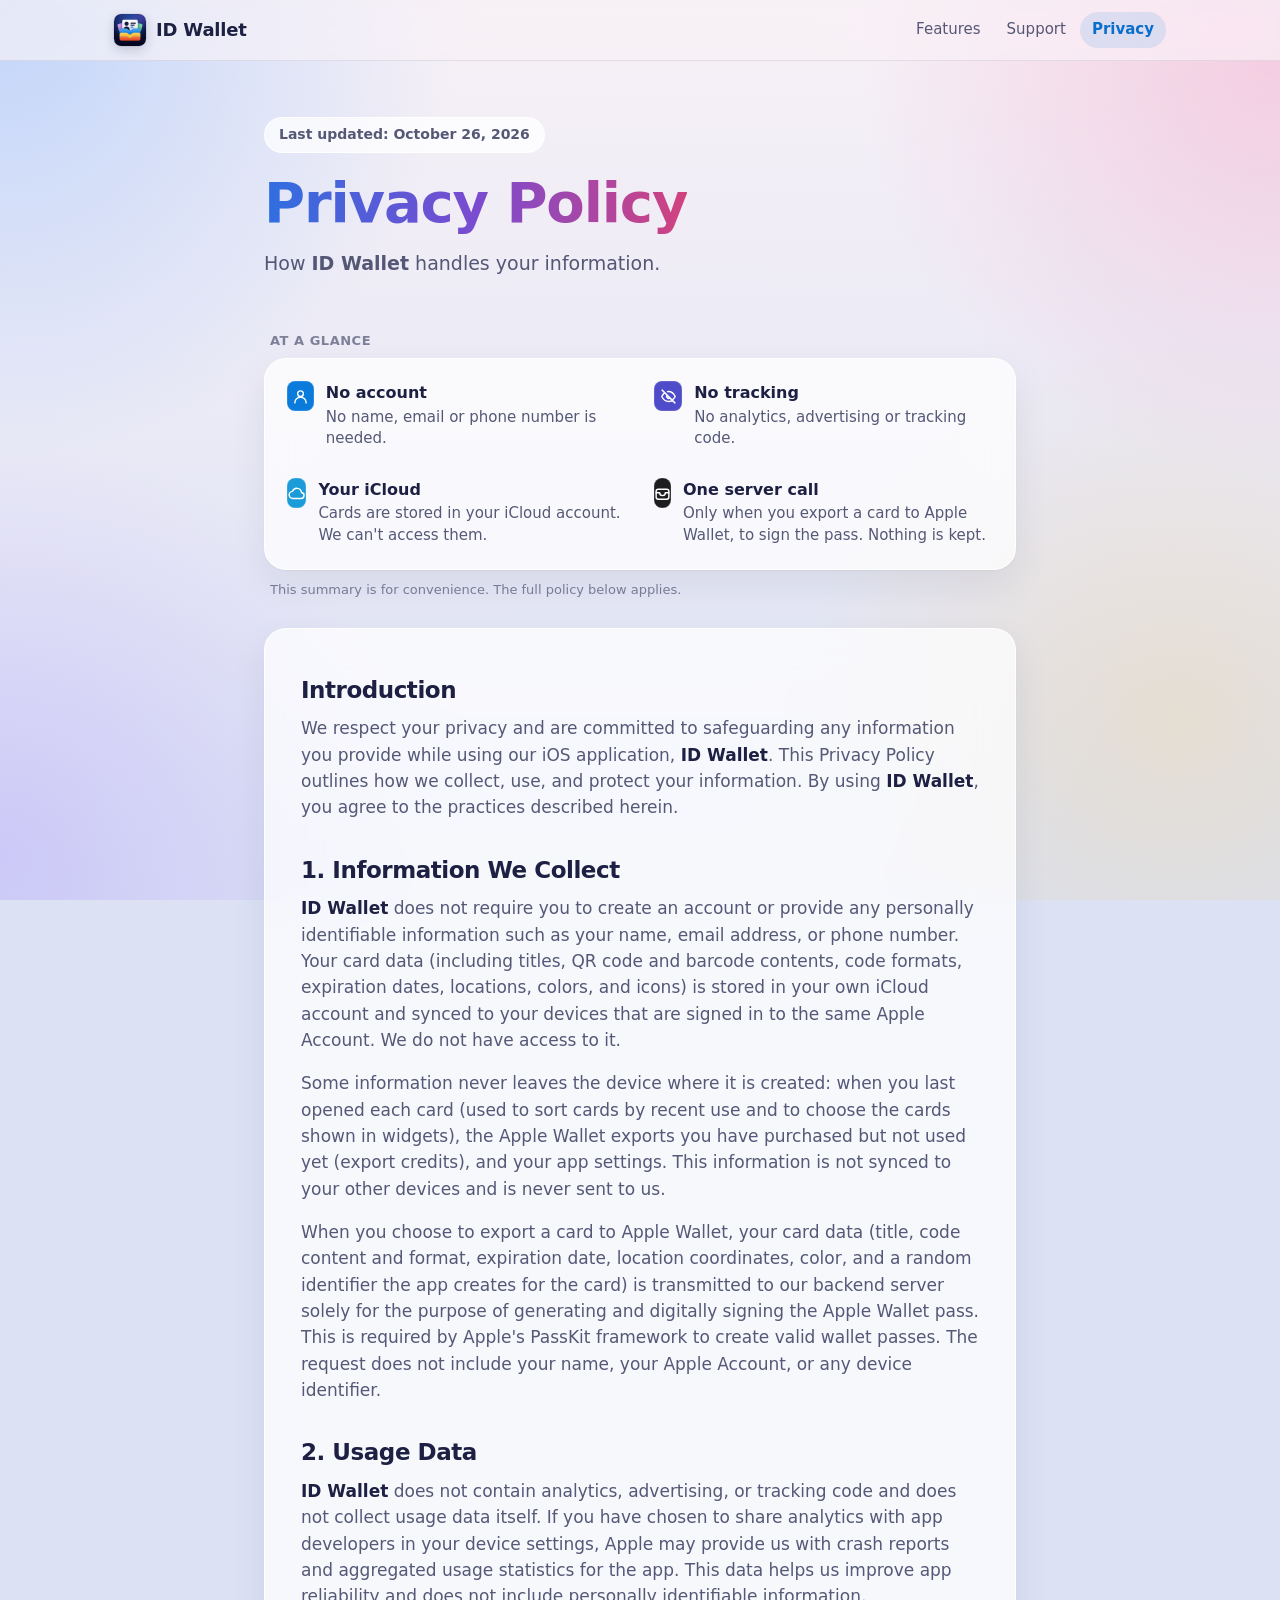
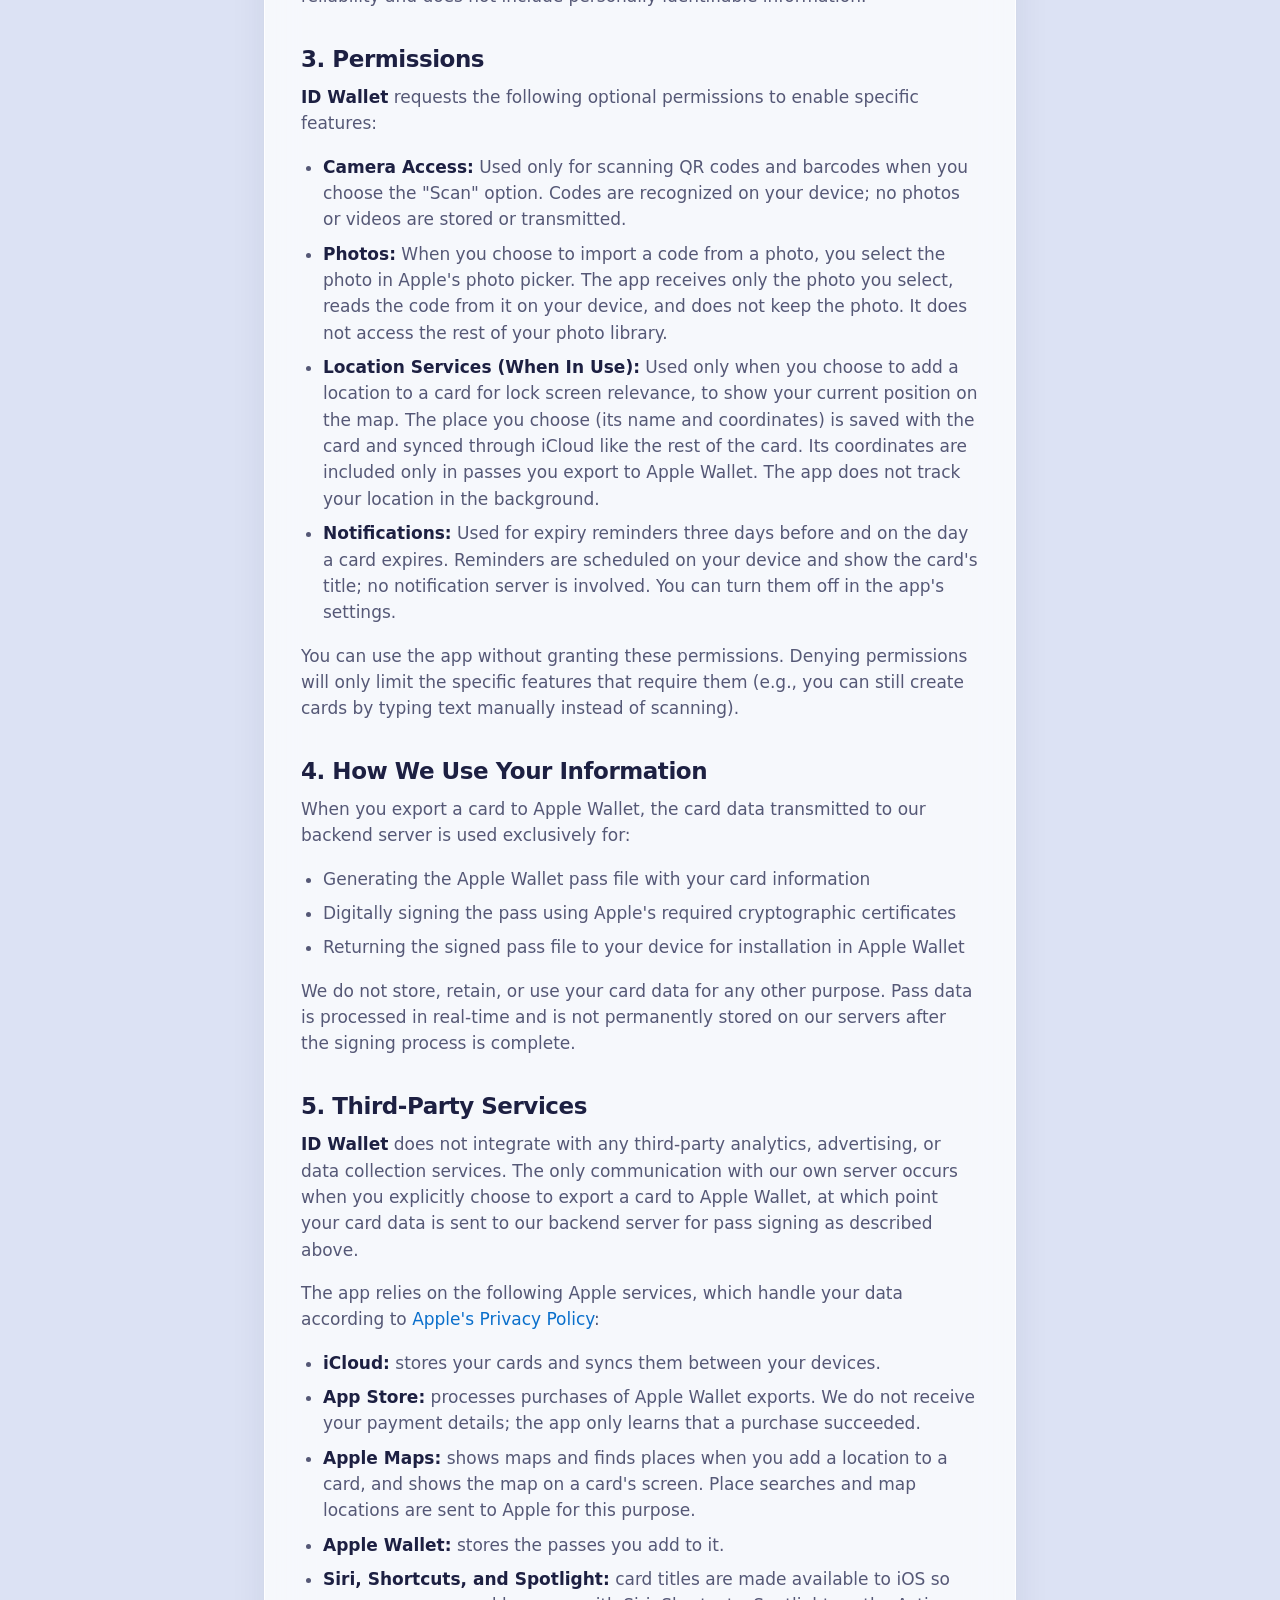
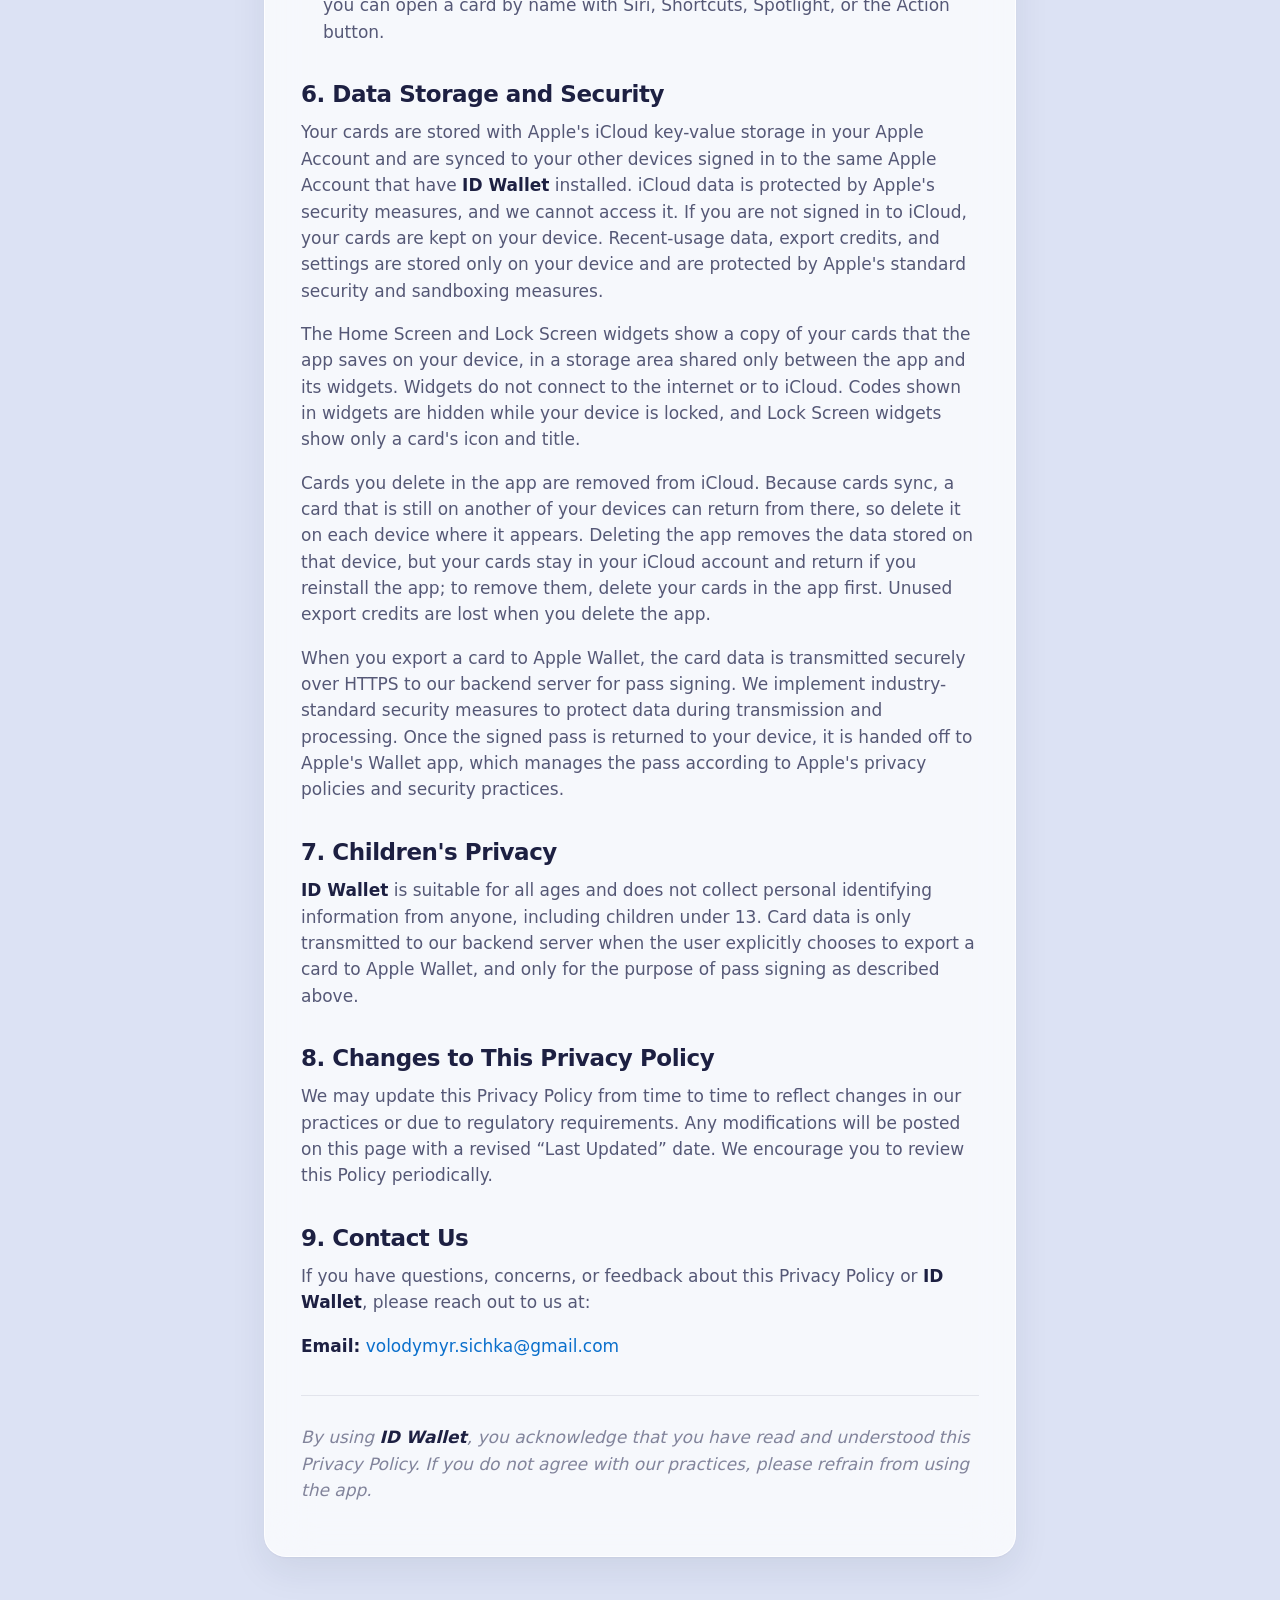
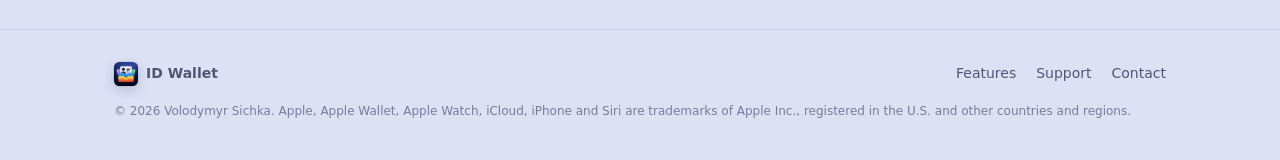
<file: privacy-policy.html>
<!DOCTYPE html>
<html lang="en">
  <head>
    <meta charset="UTF-8" />
    <meta name="viewport" content="width=device-width, initial-scale=1" />
    <title>ID Wallet – Privacy Policy</title>
    <meta name="description" content="How ID Wallet handles your data: no accounts, no tracking, cards stored in your own iCloud, and a server call only to sign Apple Wallet passes." />
    <meta name="theme-color" content="#f7f1f6" media="(prefers-color-scheme: light)" />
    <meta name="theme-color" content="#1a1e45" media="(prefers-color-scheme: dark)" />
    <meta name="apple-itunes-app" content="app-id=6754035427" />
    <link rel="canonical" href="https://vybgss.github.io/id-wallet-docs/privacy-policy.html" />
    <link rel="icon" type="image/png" href="assets/app-icon.png" />
    <link rel="apple-touch-icon" href="assets/app-icon.png" />
    <link rel="stylesheet" href="assets/style.css" />
  </head>
  <body>
    <svg width="0" height="0" style="position: absolute" aria-hidden="true">
      <symbol id="i-person" viewBox="0 0 24 24"><circle cx="12" cy="8" r="4" /><path d="M4 21a8 8 0 0 1 16 0" /></symbol>
      <symbol id="i-eye-off" viewBox="0 0 24 24"><path d="M3 3l18 18M10.6 5.1A10 10 0 0 1 12 5c6 0 9.5 7 9.5 7a17 17 0 0 1-3 3.9M6.6 6.6A17 17 0 0 0 2.5 12S6 19 12 19a9.7 9.7 0 0 0 5.4-1.6M9.9 9.9a3 3 0 0 0 4.2 4.2" /></symbol>
      <symbol id="i-cloud" viewBox="0 0 24 24"><path d="M7 19a5 5 0 0 1-.6-10A6.5 6.5 0 0 1 19 10.5 4.3 4.3 0 0 1 17.7 19z" /></symbol>
      <symbol id="i-wallet" viewBox="0 0 24 24"><path d="M3 9a3 3 0 0 1 3-3h12a3 3 0 0 1 3 3v8a3 3 0 0 1-3 3H6a3 3 0 0 1-3-3z" /><path d="M3 11h5a4 4 0 0 0 8 0h5" /></symbol>
    </svg>

    <header class="site-header">
      <div class="wrap header-inner">
        <a class="brand" href="marketing.html">
          <img class="app-icon" src="assets/app-icon.png" alt="" width="32" height="32" />
          <span>ID Wallet</span>
        </a>
        <nav class="site-nav" aria-label="Main">
          <a href="marketing.html">Features</a>
          <a href="support.html">Support</a>
          <a href="privacy-policy.html" aria-current="page">Privacy</a>
        </nav>
      </div>
    </header>

    <main class="wrap wrap-narrow">
      <section class="page-hero">
        <span class="eyebrow plain">Last updated: October 26, 2026</span>
        <h1><span class="gradient-text">Privacy Policy</span></h1>
        <p class="lead">How <strong>ID Wallet</strong> handles your information.</p>
      </section>

      <section aria-labelledby="glance-title">
        <h2 class="section-label" id="glance-title">At a glance</h2>
        <div class="glance surface">
          <div class="glance-item">
            <span class="icon-badge small" style="--badge: #0a7bdb"><svg class="i"><use href="#i-person" /></svg></span>
            <div><strong>No account</strong>No name, email or phone number is needed.</div>
          </div>
          <div class="glance-item">
            <span class="icon-badge small" style="--badge: #4f4cc9"><svg class="i"><use href="#i-eye-off" /></svg></span>
            <div><strong>No tracking</strong>No analytics, advertising or tracking code.</div>
          </div>
          <div class="glance-item">
            <span class="icon-badge small" style="--badge: #1b9bd8"><svg class="i"><use href="#i-cloud" /></svg></span>
            <div><strong>Your iCloud</strong>Cards are stored in your iCloud account. We can't access them.</div>
          </div>
          <div class="glance-item">
            <span class="icon-badge small" style="--badge: #1d1d1f"><svg class="i"><use href="#i-wallet" /></svg></span>
            <div><strong>One server call</strong>Only when you export a card to Apple Wallet, to sign the pass. Nothing is kept.</div>
          </div>
        </div>
        <p class="glance-note">This summary is for convenience. The full policy below applies.</p>
      </section>

      <article class="prose surface">
        <h2>Introduction</h2>
        <p>
          We respect your privacy
          and are committed to safeguarding any information you provide while using our
          iOS application, <strong>ID Wallet</strong>. This Privacy Policy outlines how
          we collect, use, and protect your information. By using <strong>ID Wallet</strong>,
          you agree to the practices described herein.
        </p>

        <h2>1. Information We Collect</h2>
        <p>
          <strong>ID Wallet</strong> does not require you to create an account or provide any
          personally identifiable information such as your name, email address, or phone number.
          Your card data (including titles, QR code and barcode contents, code formats, expiration
          dates, locations, colors, and icons) is stored in your own iCloud account and synced to
          your devices that are signed in to the same Apple Account. We do not have access to it.
        </p>
        <p>
          Some information never leaves the device where it is created: when you last opened each
          card (used to sort cards by recent use and to choose the cards shown in widgets), the
          Apple Wallet exports you have purchased but not used yet (export credits), and your app
          settings. This information is not synced to your other devices and is never sent to us.
        </p>
        <p>
          When you choose to export a card to Apple Wallet, your card data (title, code content and
          format, expiration date, location coordinates, color, and a random identifier the app
          creates for the card) is transmitted to our backend server solely for the purpose of
          generating and digitally signing the Apple Wallet pass. This is required by Apple's
          PassKit framework to create valid wallet passes. The request does not include your name,
          your Apple Account, or any device identifier.
        </p>

        <h2>2. Usage Data</h2>
        <p>
          <strong>ID Wallet</strong> does not contain analytics, advertising, or tracking code and
          does not collect usage data itself. If you have chosen to share analytics with app
          developers in your device settings, Apple may provide us with crash reports and
          aggregated usage statistics for the app. This data helps us improve app reliability and
          does not include personally identifiable information.
        </p>

        <h2>3. Permissions</h2>
        <p>
          <strong>ID Wallet</strong> requests the following optional permissions to enable
          specific features:
        </p>
        <ul>
          <li><strong>Camera Access:</strong> Used only for scanning QR codes and barcodes when you
          choose the "Scan" option. Codes are recognized on your device; no photos or videos are
          stored or transmitted.</li>
          <li><strong>Photos:</strong> When you choose to import a code from a photo, you select
          the photo in Apple's photo picker. The app receives only the photo you select, reads the
          code from it on your device, and does not keep the photo. It does not access the rest of
          your photo library.</li>
          <li><strong>Location Services (When In Use):</strong> Used only when you choose to add
          a location to a card for lock screen relevance, to show your current position on the
          map. The place you choose (its name and coordinates) is saved with the card and synced
          through iCloud like the rest of the card. Its coordinates are included only in passes you
          export to Apple Wallet. The app does not track your location in the background.</li>
          <li><strong>Notifications:</strong> Used for expiry reminders three days before and on
          the day a card expires. Reminders are scheduled on your device and show the card's
          title; no notification server is involved. You can turn them off in the app's
          settings.</li>
        </ul>
        <p>
          You can use the app without granting these permissions. Denying permissions will only
          limit the specific features that require them (e.g., you can still create cards by typing
          text manually instead of scanning).
        </p>

        <h2>4. How We Use Your Information</h2>
        <p>
          When you export a card to Apple Wallet, the card data transmitted to our backend server
          is used exclusively for:
        </p>
        <ul>
          <li>Generating the Apple Wallet pass file with your card information</li>
          <li>Digitally signing the pass using Apple's required cryptographic certificates</li>
          <li>Returning the signed pass file to your device for installation in Apple Wallet</li>
        </ul>
        <p>
          We do not store, retain, or use your card data for any other purpose. Pass data is
          processed in real-time and is not permanently stored on our servers after the signing
          process is complete.
        </p>

        <h2>5. Third-Party Services</h2>
        <p>
          <strong>ID Wallet</strong> does not integrate with any third-party analytics, advertising,
          or data collection services. The only communication with our own server occurs when you
          explicitly choose to export a card to Apple Wallet, at which point your card data is
          sent to our backend server for pass signing as described above.
        </p>
        <p>
          The app relies on the following Apple services, which handle your data according to
          <a href="https://www.apple.com/legal/privacy/">Apple's Privacy Policy</a>:
        </p>
        <ul>
          <li><strong>iCloud:</strong> stores your cards and syncs them between your devices.</li>
          <li><strong>App Store:</strong> processes purchases of Apple Wallet exports. We do not
          receive your payment details; the app only learns that a purchase succeeded.</li>
          <li><strong>Apple Maps:</strong> shows maps and finds places when you add a location to
          a card, and shows the map on a card's screen. Place searches and map locations are sent
          to Apple for this purpose.</li>
          <li><strong>Apple Wallet:</strong> stores the passes you add to it.</li>
          <li><strong>Siri, Shortcuts, and Spotlight:</strong> card titles are made available to
          iOS so you can open a card by name with Siri, Shortcuts, Spotlight, or the Action
          button.</li>
        </ul>

        <h2>6. Data Storage and Security</h2>
        <p>
          Your cards are stored with Apple's iCloud key-value storage in your Apple Account and are
          synced to your other devices signed in to the same Apple Account that have
          <strong>ID Wallet</strong> installed. iCloud data is protected by Apple's security
          measures, and we cannot access it. If you are not signed in to iCloud, your cards are
          kept on your device. Recent-usage data, export credits, and settings are stored only on
          your device and are protected by Apple's standard security and sandboxing measures.
        </p>
        <p>
          The Home Screen and Lock Screen widgets show a copy of your cards that the app saves on
          your device, in a storage area shared only between the app and its widgets. Widgets do
          not connect to the internet or to iCloud. Codes shown in widgets are hidden while your
          device is locked, and Lock Screen widgets show only a card's icon and title.
        </p>
        <p>
          Cards you delete in the app are removed from iCloud. Because cards sync, a card that is
          still on another of your devices can return from there, so delete it on each device where
          it appears. Deleting the app removes the data stored on that device, but your cards stay
          in your iCloud account and return if you reinstall the app; to remove them, delete your
          cards in the app first. Unused export credits are lost when you delete the app.
        </p>
        <p>
          When you export a card to Apple Wallet, the card data is transmitted securely over HTTPS
          to our backend server for pass signing. We implement industry-standard security measures
          to protect data during transmission and processing. Once the signed pass is returned to
          your device, it is handed off to Apple's Wallet app, which manages the pass according to
          Apple's privacy policies and security practices.
        </p>

        <h2>7. Children's Privacy</h2>
        <p>
          <strong>ID Wallet</strong> is suitable for all ages and does not collect personal
          identifying information from anyone, including children under 13. Card data is only
          transmitted to our backend server when the user explicitly chooses to export a card
          to Apple Wallet, and only for the purpose of pass signing as described above.
        </p>

        <h2>8. Changes to This Privacy Policy</h2>
        <p>
          We may update this Privacy Policy from time to time to reflect changes in our
          practices or due to regulatory requirements. Any modifications will be posted
          on this page with a revised “Last Updated” date. We encourage you to review this
          Policy periodically.
        </p>

        <h2>9. Contact Us</h2>
        <p>
          If you have questions, concerns, or feedback about this Privacy Policy or
          <strong>ID Wallet</strong>, please reach out to us at:
        </p>
        <p>
          <strong>Email:</strong>
          <a href="mailto:volodymyr.sichka@gmail.com">volodymyr.sichka@gmail.com</a>
        </p>

        <hr />

        <p class="closing">
          By using <strong>ID Wallet</strong>, you acknowledge that you have read and
          understood this Privacy Policy. If you do not agree with our practices, please
          refrain from using the app.
        </p>
      </article>
    </main>

    <footer class="site-footer">
      <div class="wrap footer-inner">
        <span class="footer-brand"><img class="app-icon" src="assets/app-icon.png" alt="" width="24" height="24" />ID Wallet</span>
        <nav class="footer-nav" aria-label="Footer">
          <a href="marketing.html">Features</a>
          <a href="support.html">Support</a>
          <a href="mailto:volodymyr.sichka@gmail.com">Contact</a>
        </nav>
        <p class="legal">
          © 2026 Volodymyr Sichka. Apple, Apple Wallet, Apple Watch, iCloud, iPhone and Siri are
          trademarks of Apple Inc., registered in the U.S. and other countries and regions.
        </p>
      </div>
    </footer>
  </body>
</html>
</file>
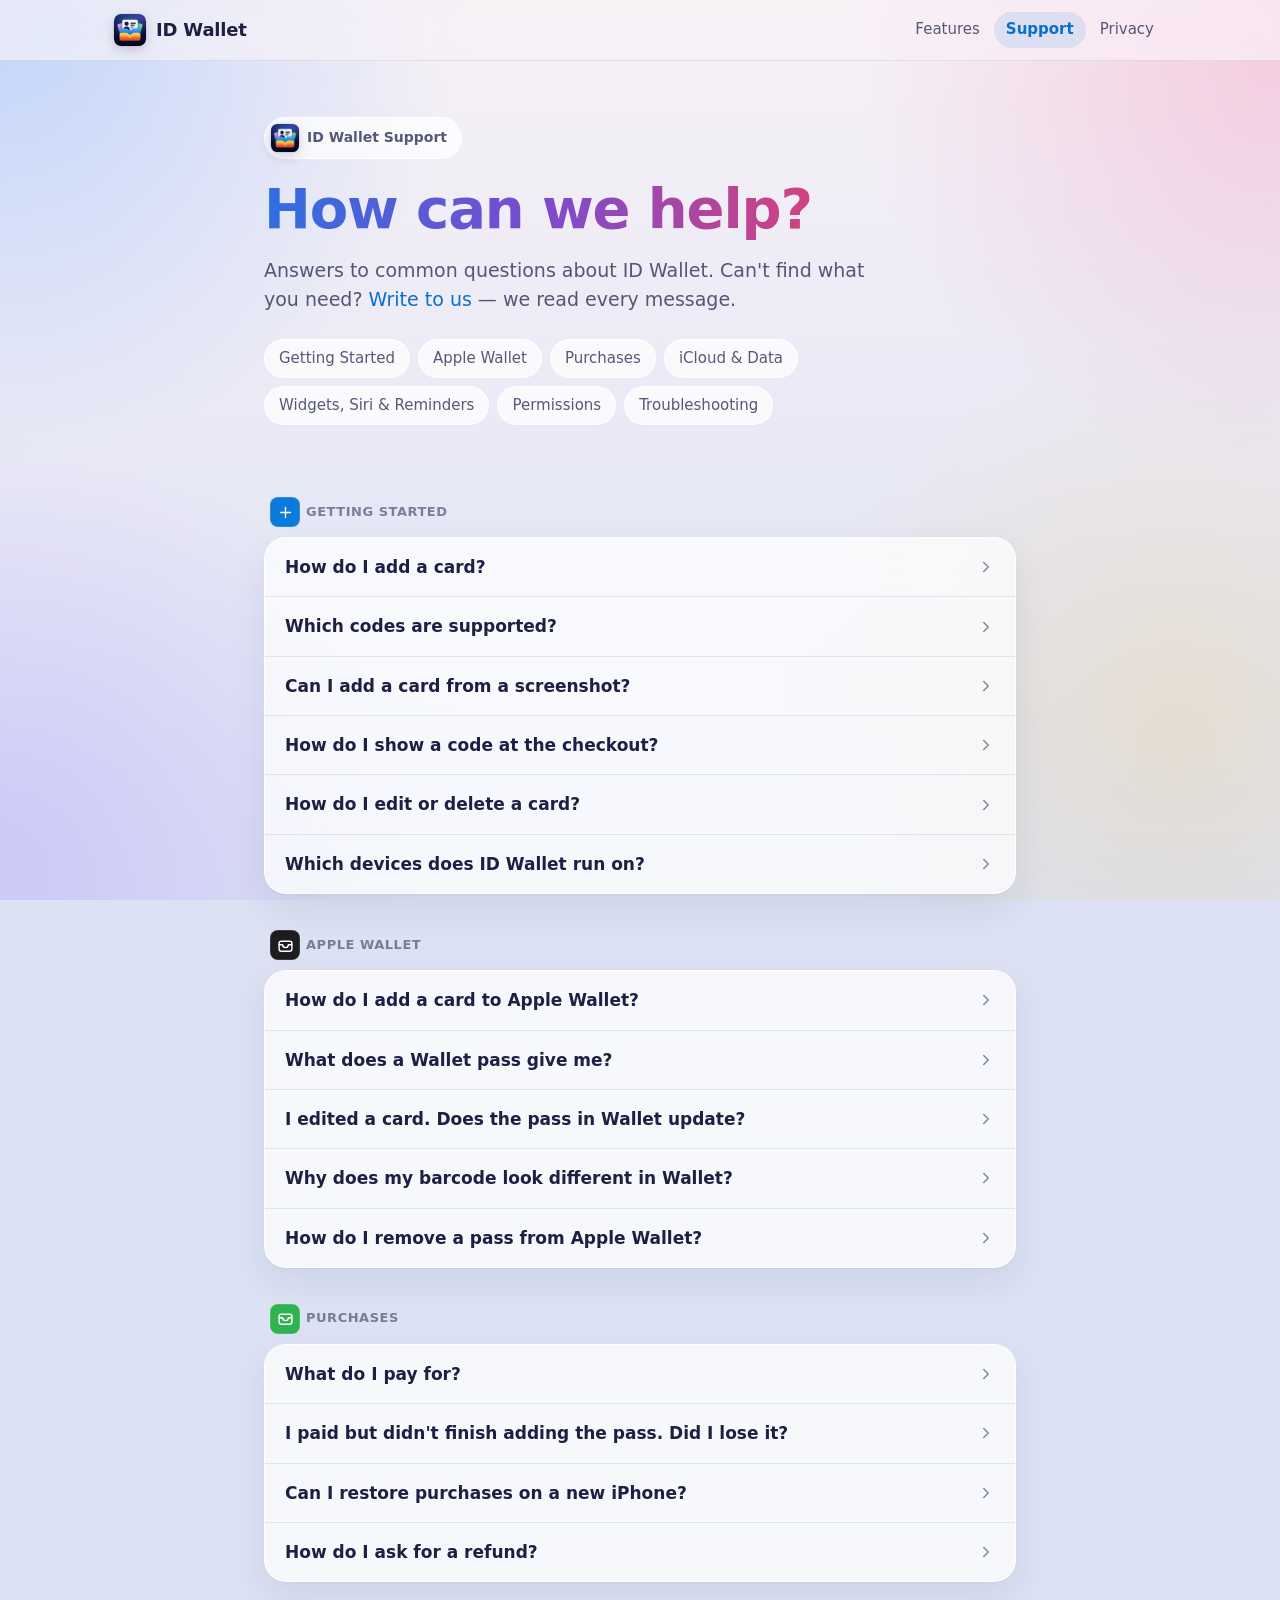
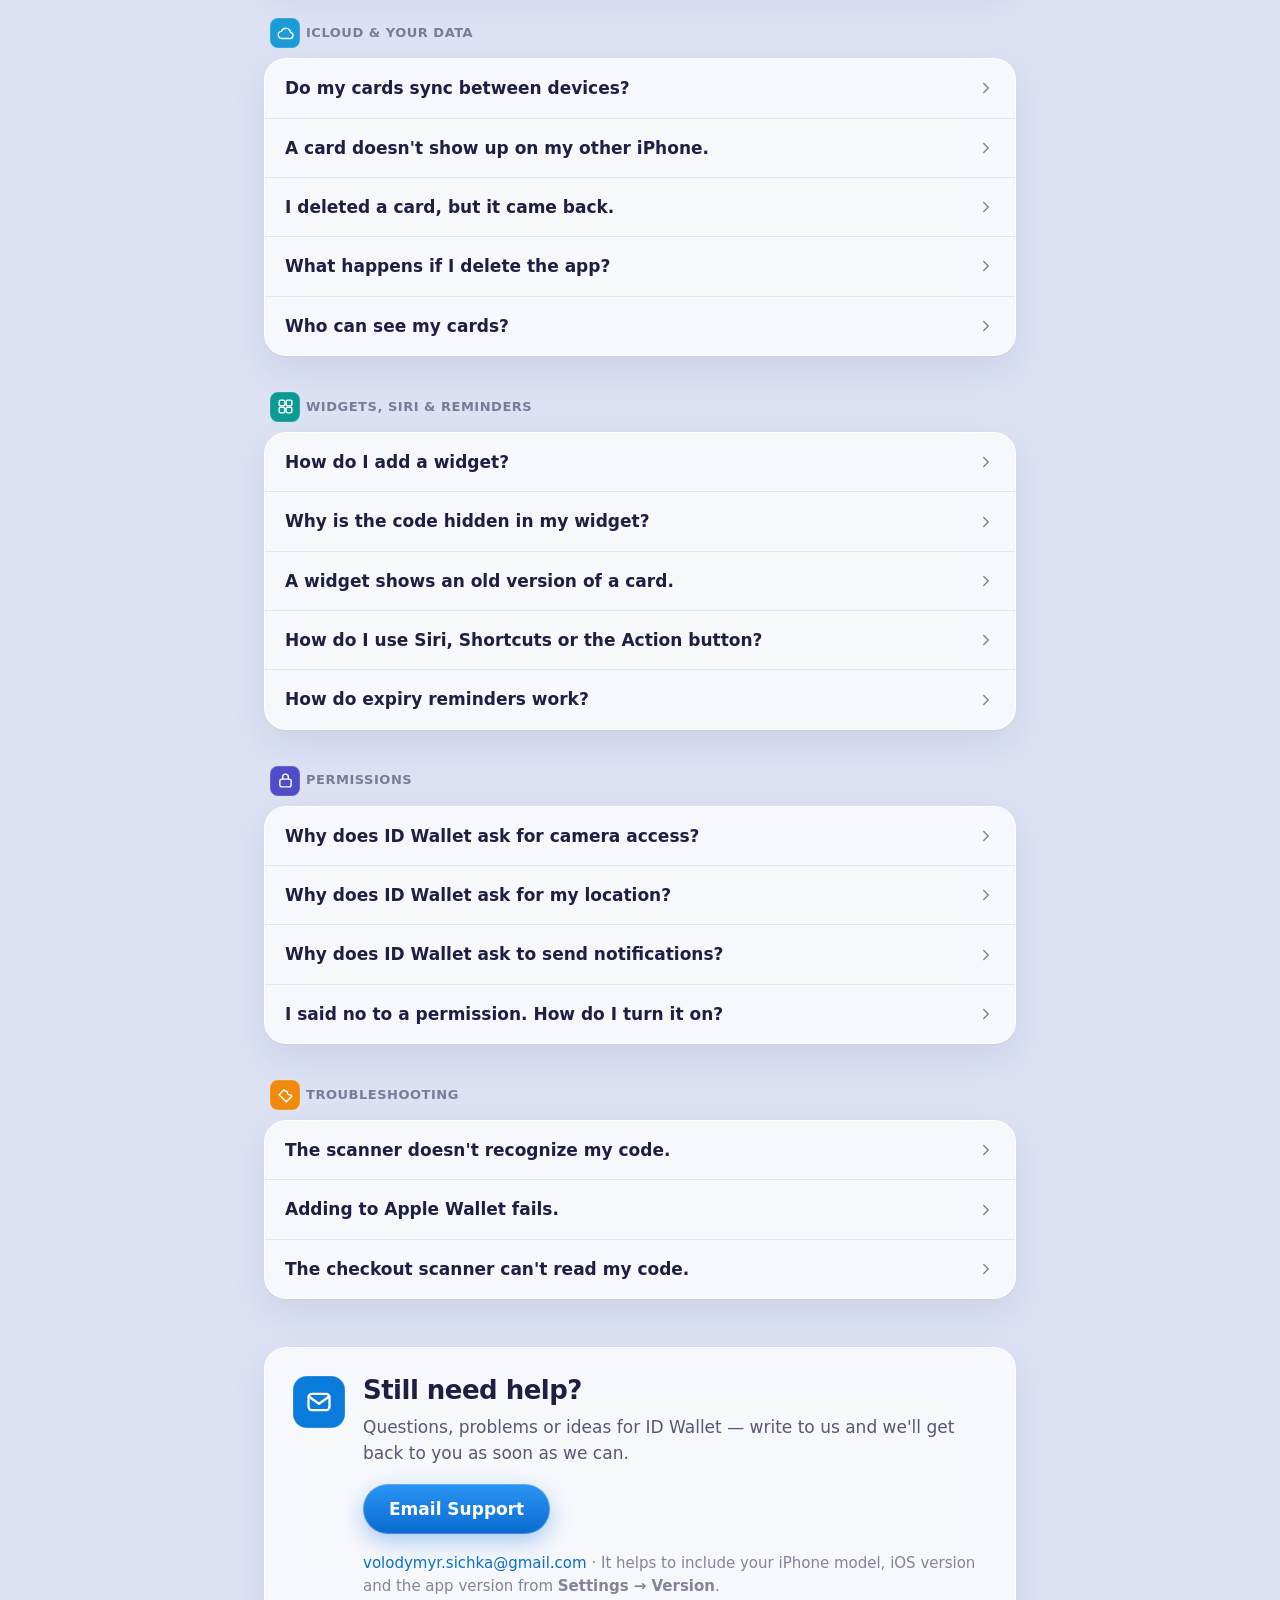
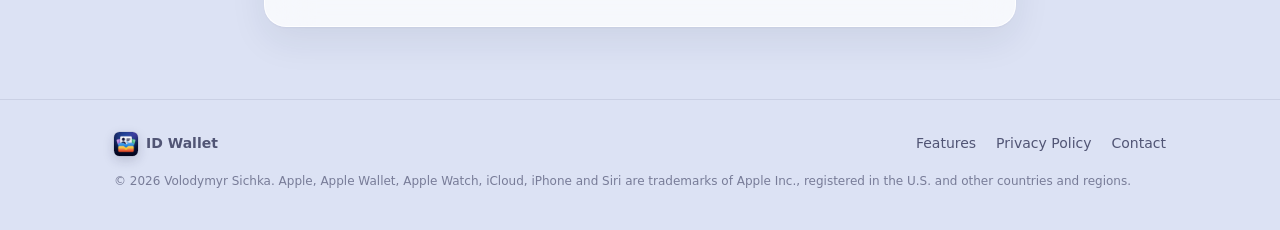
<file: support.html>
<!DOCTYPE html>
<html lang="en">
  <head>
    <meta charset="UTF-8" />
    <meta name="viewport" content="width=device-width, initial-scale=1" />
    <title>ID Wallet – Support</title>
    <meta name="description" content="Help for ID Wallet: adding cards, showing codes, Apple Wallet passes, iCloud sync, widgets, Siri and contact details." />
    <meta name="theme-color" content="#f7f1f6" media="(prefers-color-scheme: light)" />
    <meta name="theme-color" content="#1a1e45" media="(prefers-color-scheme: dark)" />
    <meta name="apple-itunes-app" content="app-id=6754035427" />
    <link rel="canonical" href="https://vybgss.github.io/id-wallet-docs/support.html" />
    <link rel="icon" type="image/png" href="assets/app-icon.png" />
    <link rel="apple-touch-icon" href="assets/app-icon.png" />
    <link rel="stylesheet" href="assets/style.css" />
  </head>
  <body>
    <svg width="0" height="0" style="position: absolute" aria-hidden="true">
      <symbol id="i-chevron" viewBox="0 0 24 24"><path d="M9 6l6 6-6 6" /></symbol>
      <symbol id="i-mail" viewBox="0 0 24 24"><rect x="3" y="5" width="18" height="14" rx="3" /><path d="M3.5 7.5l8.5 6 8.5-6" /></symbol>
      <symbol id="i-plus" viewBox="0 0 24 24"><path d="M12 5v14M5 12h14" /></symbol>
      <symbol id="i-wallet" viewBox="0 0 24 24"><path d="M3 9a3 3 0 0 1 3-3h12a3 3 0 0 1 3 3v8a3 3 0 0 1-3 3H6a3 3 0 0 1-3-3z" /><path d="M3 11h5a4 4 0 0 0 8 0h5" /></symbol>
      <symbol id="i-cloud" viewBox="0 0 24 24"><path d="M7 19a5 5 0 0 1-.6-10A6.5 6.5 0 0 1 19 10.5 4.3 4.3 0 0 1 17.7 19z" /></symbol>
      <symbol id="i-widgets" viewBox="0 0 24 24"><rect x="3" y="3" width="8" height="8" rx="2" /><rect x="13" y="3" width="8" height="8" rx="2" /><rect x="3" y="13" width="8" height="8" rx="2" /><rect x="13" y="13" width="8" height="8" rx="2" /></symbol>
      <symbol id="i-lock" viewBox="0 0 24 24"><rect x="4" y="10" width="16" height="11" rx="3" /><path d="M8 10V7a4 4 0 0 1 8 0v3" /></symbol>
      <symbol id="i-wrench" viewBox="0 0 24 24"><path d="M14.7 6.3a4 4 0 0 0 5 5L21 13l-8 8-2.5-2.5L4 12l-1-1 7-7 1.6 1.6a4 4 0 0 0 3.1.7z" /></symbol>
    </svg>

    <header class="site-header">
      <div class="wrap header-inner">
        <a class="brand" href="marketing.html">
          <img class="app-icon" src="assets/app-icon.png" alt="" width="32" height="32" />
          <span>ID Wallet</span>
        </a>
        <nav class="site-nav" aria-label="Main">
          <a href="marketing.html">Features</a>
          <a href="support.html" aria-current="page">Support</a>
          <a href="privacy-policy.html">Privacy</a>
        </nav>
      </div>
    </header>

    <main class="wrap wrap-narrow">
      <section class="page-hero">
        <span class="eyebrow">
          <img class="app-icon" src="assets/app-icon.png" alt="" width="28" height="28" />
          ID Wallet Support
        </span>
        <h1><span class="gradient-text">How can we help?</span></h1>
        <p class="lead">
          Answers to common questions about ID Wallet. Can't find what you need?
          <a href="#contact">Write to us</a> — we read every message.
        </p>
        <nav class="chips" aria-label="Topics">
          <a class="chip" href="#getting-started">Getting Started</a>
          <a class="chip" href="#apple-wallet">Apple Wallet</a>
          <a class="chip" href="#purchases">Purchases</a>
          <a class="chip" href="#sync">iCloud &amp; Data</a>
          <a class="chip" href="#widgets">Widgets, Siri &amp; Reminders</a>
          <a class="chip" href="#permissions">Permissions</a>
          <a class="chip" href="#troubleshooting">Troubleshooting</a>
        </nav>
      </section>

      <section class="faq-group" id="getting-started" aria-labelledby="getting-started-title">
        <h2 class="section-label" id="getting-started-title"><span class="icon-badge small" style="--badge: #0a7bdb"><svg class="i"><use href="#i-plus" /></svg></span>Getting Started</h2>
        <div class="faq-list surface">
          <details class="faq">
            <summary>How do I add a card?<svg class="i" aria-hidden="true"><use href="#i-chevron" /></svg></summary>
            <div class="answer">
              <ol>
                <li>Tap <strong>+</strong> on the home screen (or <strong>Scan a Code</strong> if your wallet is empty).</li>
                <li>Choose <strong>Scan Code</strong>, <strong>Choose from Photos</strong>, or <strong>Enter Manually</strong>.</li>
                <li>Give the card a name. For codes that contain a web address, ID Wallet suggests one.</li>
                <li>Optionally pick a color and icon, set an expiry date, or add a location.</li>
                <li>Tap <strong>Add</strong>. The card opens, ready to show or add to Apple Wallet.</li>
              </ol>
            </div>
          </details>
          <details class="faq">
            <summary>Which codes are supported?<svg class="i" aria-hidden="true"><use href="#i-chevron" /></svg></summary>
            <div class="answer">
              <p>
                QR codes and common barcodes: EAN-13, EAN-8, UPC-E, Code 128, Code 39, Code 93,
                ITF-14, PDF417 and Aztec. When you type a number, ID Wallet picks the barcode type
                for you (13 digits — EAN-13, 8 digits — EAN-8, anything else — Code 128), and you can
                change it in the editor.
              </p>
            </div>
          </details>
          <details class="faq">
            <summary>Can I add a card from a screenshot?<svg class="i" aria-hidden="true"><use href="#i-chevron" /></svg></summary>
            <div class="answer">
              <p>
                Yes. Choose <strong>Choose from Photos</strong> and pick the screenshot or photo with
                the code. ID Wallet reads the code on your iPhone. It only receives the photo you pick,
                not your library, and doesn't keep the photo.
              </p>
            </div>
          </details>
          <details class="faq">
            <summary>How do I show a code at the checkout?<svg class="i" aria-hidden="true"><use href="#i-chevron" /></svg></summary>
            <div class="answer">
              <p>
                Open the card and tap its code. It opens full screen at maximum brightness, and the
                screen stays awake until you close it. Barcodes can be rotated for a bigger scan target.
              </p>
              <p>
                Faster ways: long-press a card on the home screen and choose <strong>Show Code</strong>,
                ask Siri “Show City Gym in ID Wallet”, or tap the card in an ID Wallet widget.
              </p>
            </div>
          </details>
          <details class="faq">
            <summary>How do I edit or delete a card?<svg class="i" aria-hidden="true"><use href="#i-chevron" /></svg></summary>
            <div class="answer">
              <p>
                Open the card and tap <strong>Edit</strong> to change its name, code, color, icon,
                expiry date or location. To delete it, tap <strong>⋯</strong> and choose
                <strong>Delete Card</strong>, or long-press the card on the home screen. Deleting a card
                doesn't remove a pass you added to Apple Wallet — remove that in the Wallet app.
              </p>
            </div>
          </details>
          <details class="faq">
            <summary>Which devices does ID Wallet run on?<svg class="i" aria-hidden="true"><use href="#i-chevron" /></svg></summary>
            <div class="answer">
              <p>
                iPhone with iOS 17.6 or later. Cards you add to Apple Wallet also appear on your paired
                Apple Watch.
              </p>
            </div>
          </details>
        </div>
      </section>

      <section class="faq-group" id="apple-wallet" aria-labelledby="apple-wallet-title">
        <h2 class="section-label" id="apple-wallet-title"><span class="icon-badge small" style="--badge: #1d1d1f"><svg class="i"><use href="#i-wallet" /></svg></span>Apple Wallet</h2>
        <div class="faq-list surface">
          <details class="faq">
            <summary>How do I add a card to Apple Wallet?<svg class="i" aria-hidden="true"><use href="#i-chevron" /></svg></summary>
            <div class="answer">
              <ol>
                <li>Open the card and tap <strong>Add to Apple Wallet</strong>.</li>
                <li>Confirm the one-time purchase for this pass. The price is shown in the app.</li>
                <li>Check the pass preview and tap <strong>Add</strong>.</li>
              </ol>
              <p>An internet connection is needed, because each pass is digitally signed as Apple requires.</p>
            </div>
          </details>
          <details class="faq">
            <summary>What does a Wallet pass give me?<svg class="i" aria-hidden="true"><use href="#i-chevron" /></svg></summary>
            <div class="answer">
              <p>
                The pass keeps the card's name, code, color and expiry date. If the card has a location,
                Apple Wallet suggests the pass on your Lock Screen when you're nearby. Passes also appear
                on your paired Apple Watch.
              </p>
            </div>
          </details>
          <details class="faq">
            <summary>I edited a card. Does the pass in Wallet update?<svg class="i" aria-hidden="true"><use href="#i-chevron" /></svg></summary>
            <div class="answer">
              <p>
                No. A pass is a copy of the card at the moment you added it. To get the new version into
                Wallet, add the card again (this is a new purchase) and remove the old pass in the Wallet
                app.
              </p>
            </div>
          </details>
          <details class="faq">
            <summary>Why does my barcode look different in Wallet?<svg class="i" aria-hidden="true"><use href="#i-chevron" /></svg></summary>
            <div class="answer">
              <p>
                Apple Wallet supports QR, PDF417, Aztec and Code 128 codes. Other barcodes, such as
                EAN-13 or UPC, are drawn as Code 128 with the same number, in Wallet and in the app.
                Most checkout scanners read it; if one doesn't, the cashier can type the number shown
                under the code.
              </p>
            </div>
          </details>
          <details class="faq">
            <summary>How do I remove a pass from Apple Wallet?<svg class="i" aria-hidden="true"><use href="#i-chevron" /></svg></summary>
            <div class="answer">
              <p>
                Open the Wallet app, tap the pass, tap <strong>⋯</strong> and choose
                <strong>Remove Pass</strong>. ID Wallet can't remove passes for you, and deleting a card
                in ID Wallet leaves its pass in Wallet.
              </p>
            </div>
          </details>
        </div>
      </section>

      <section class="faq-group" id="purchases" aria-labelledby="purchases-title">
        <h2 class="section-label" id="purchases-title"><span class="icon-badge small" style="--badge: #2fb350"><svg class="i"><use href="#i-wallet" /></svg></span>Purchases</h2>
        <div class="faq-list surface">
          <details class="faq">
            <summary>What do I pay for?<svg class="i" aria-hidden="true"><use href="#i-chevron" /></svg></summary>
            <div class="answer">
              <p>
                Only for adding a card to Apple Wallet: each pass is a one-time purchase. Everything else
                — cards, scanning, widgets, Siri, reminders and iCloud sync — is included. There are no
                subscriptions.
              </p>
            </div>
          </details>
          <details class="faq">
            <summary>I paid but didn't finish adding the pass. Did I lose it?<svg class="i" aria-hidden="true"><use href="#i-chevron" /></svg></summary>
            <div class="answer">
              <p>
                No. A purchase is used only after the pass is actually saved in Wallet. If you cancel,
                lose the connection or close the app, it's kept for your next try, and ID Wallet won't ask
                you to pay again. Unused purchases are shown in <strong>Settings → Export Credits</strong>.
              </p>
            </div>
          </details>
          <details class="faq">
            <summary>Can I restore purchases on a new iPhone?<svg class="i" aria-hidden="true"><use href="#i-chevron" /></svg></summary>
            <div class="answer">
              <p>
                Each purchase pays for one pass, so passes you already added stay in Apple Wallet and
                there's nothing to restore. An unused purchase stays on the iPhone where you made it: it
                doesn't move to other devices, and it's lost if you delete the app.
              </p>
            </div>
          </details>
          <details class="faq">
            <summary>How do I ask for a refund?<svg class="i" aria-hidden="true"><use href="#i-chevron" /></svg></summary>
            <div class="answer">
              <p>
                Purchases are handled by Apple. Request a refund at
                <a href="https://reportaproblem.apple.com">reportaproblem.apple.com</a>.
              </p>
            </div>
          </details>
        </div>
      </section>

      <section class="faq-group" id="sync" aria-labelledby="sync-title">
        <h2 class="section-label" id="sync-title"><span class="icon-badge small" style="--badge: #1b9bd8"><svg class="i"><use href="#i-cloud" /></svg></span>iCloud &amp; Your Data</h2>
        <div class="faq-list surface">
          <details class="faq">
            <summary>Do my cards sync between devices?<svg class="i" aria-hidden="true"><use href="#i-chevron" /></svg></summary>
            <div class="answer">
              <p>
                Yes. Cards sync automatically through iCloud to your iPhones signed in to the same Apple
                Account. <strong>Settings → iCloud Sync</strong> shows whether iCloud is available. If
                you're not signed in to iCloud, cards are kept on your iPhone only.
              </p>
            </div>
          </details>
          <details class="faq">
            <summary>A card doesn't show up on my other iPhone.<svg class="i" aria-hidden="true"><use href="#i-chevron" /></svg></summary>
            <div class="answer">
              <p>
                Make sure both iPhones are signed in to the same Apple Account and are online, then open
                ID Wallet on each. Syncing can take a few minutes.
              </p>
            </div>
          </details>
          <details class="faq">
            <summary>I deleted a card, but it came back.<svg class="i" aria-hidden="true"><use href="#i-chevron" /></svg></summary>
            <div class="answer">
              <p>
                The card was still on another of your iPhones and synced back from there. Delete it on
                each iPhone where it appears.
              </p>
            </div>
          </details>
          <details class="faq">
            <summary>What happens if I delete the app?<svg class="i" aria-hidden="true"><use href="#i-chevron" /></svg></summary>
            <div class="answer">
              <p>
                Your cards stay in iCloud and come back when you reinstall ID Wallet. Unused purchases,
                recent-use order and settings are kept only on the iPhone, so they're lost. Passes in
                Apple Wallet aren't affected.
              </p>
            </div>
          </details>
          <details class="faq">
            <summary>Who can see my cards?<svg class="i" aria-hidden="true"><use href="#i-chevron" /></svg></summary>
            <div class="answer">
              <p>
                Only you. There's no account, and cards are stored in your own iCloud. Card data reaches
                our server only when you add a card to Apple Wallet, to sign the pass, and isn't kept.
                Read the <a href="privacy-policy.html">Privacy Policy</a> for details.
              </p>
            </div>
          </details>
        </div>
      </section>

      <section class="faq-group" id="widgets" aria-labelledby="widgets-title">
        <h2 class="section-label" id="widgets-title"><span class="icon-badge small" style="--badge: #0a9c94"><svg class="i"><use href="#i-widgets" /></svg></span>Widgets, Siri &amp; Reminders</h2>
        <div class="faq-list surface">
          <details class="faq">
            <summary>How do I add a widget?<svg class="i" aria-hidden="true"><use href="#i-chevron" /></svg></summary>
            <div class="answer">
              <ol>
                <li>Touch and hold the Home Screen (or the Lock Screen and tap <strong>Customize</strong>), then tap <strong>Edit</strong> → <strong>Add Widget</strong> and choose <strong>ID Wallet</strong>.</li>
                <li>Pick <strong>Card</strong> for one card (Home Screen or Lock Screen) or <strong>Cards</strong> for up to six.</li>
                <li>To choose specific cards, touch and hold the widget and tap <strong>Edit Widget</strong>. Otherwise it shows the cards you used most recently.</li>
              </ol>
            </div>
          </details>
          <details class="faq">
            <summary>Why is the code hidden in my widget?<svg class="i" aria-hidden="true"><use href="#i-chevron" /></svg></summary>
            <div class="answer">
              <p>
                Codes are hidden while your iPhone is locked, so nobody can use them from your Lock Screen
                or StandBy. Unlock your iPhone to see them. Lock Screen widgets show only a card's icon and
                name; tap one to open the code.
              </p>
            </div>
          </details>
          <details class="faq">
            <summary>A widget shows an old version of a card.<svg class="i" aria-hidden="true"><use href="#i-chevron" /></svg></summary>
            <div class="answer">
              <p>
                Widgets show your cards as of the last time ID Wallet was open on that iPhone. If you
                changed a card on another device, open ID Wallet once and the widget catches up.
              </p>
            </div>
          </details>
          <details class="faq">
            <summary>How do I use Siri, Shortcuts or the Action button?<svg class="i" aria-hidden="true"><use href="#i-chevron" /></svg></summary>
            <div class="answer">
              <p>
                Say “Show City Gym in ID Wallet” (with your card's name) to open its code full screen, or
                “Scan a card with ID Wallet” to start the scanner. Both actions are also in the Shortcuts
                app and in Spotlight. On iPhone models with the Action button, open
                <strong>Settings → Action Button</strong>, choose <strong>Shortcut</strong>, and pick an
                ID Wallet action.
              </p>
            </div>
          </details>
          <details class="faq">
            <summary>How do expiry reminders work?<svg class="i" aria-hidden="true"><use href="#i-chevron" /></svg></summary>
            <div class="answer">
              <p>
                If a card has an expiry date, ID Wallet notifies you at 9:00 three days before it expires
                and on the day itself. Tap the notification to open the card. You can turn reminders off in
                <strong>Settings → Expiry Reminders</strong>.
              </p>
            </div>
          </details>
        </div>
      </section>

      <section class="faq-group" id="permissions" aria-labelledby="permissions-title">
        <h2 class="section-label" id="permissions-title"><span class="icon-badge small" style="--badge: #4f4cc9"><svg class="i"><use href="#i-lock" /></svg></span>Permissions</h2>
        <div class="faq-list surface">
          <details class="faq">
            <summary>Why does ID Wallet ask for camera access?<svg class="i" aria-hidden="true"><use href="#i-chevron" /></svg></summary>
            <div class="answer">
              <p>
                Only to scan codes. Codes are recognized on your iPhone, and no photos or video are saved
                or sent. Without camera access you can still pick a photo or type the code.
              </p>
            </div>
          </details>
          <details class="faq">
            <summary>Why does ID Wallet ask for my location?<svg class="i" aria-hidden="true"><use href="#i-chevron" /></svg></summary>
            <div class="answer">
              <p>
                Only to show where you are on the map when you add a place to a card. You can also search
                for the place instead. ID Wallet doesn't track your location in the background.
              </p>
            </div>
          </details>
          <details class="faq">
            <summary>Why does ID Wallet ask to send notifications?<svg class="i" aria-hidden="true"><use href="#i-chevron" /></svg></summary>
            <div class="answer">
              <p>
                For expiry reminders. ID Wallet asks the first time you save a card with an expiry date.
              </p>
            </div>
          </details>
          <details class="faq">
            <summary>I said no to a permission. How do I turn it on?<svg class="i" aria-hidden="true"><use href="#i-chevron" /></svg></summary>
            <div class="answer">
              <p>
                Open the iPhone <strong>Settings</strong> app, scroll down to <strong>Apps → ID Wallet</strong>
                (on older iOS versions, just <strong>ID Wallet</strong>), and turn on Camera, Location or
                Notifications.
              </p>
            </div>
          </details>
        </div>
      </section>

      <section class="faq-group" id="troubleshooting" aria-labelledby="troubleshooting-title">
        <h2 class="section-label" id="troubleshooting-title"><span class="icon-badge small" style="--badge: #f08a0b"><svg class="i"><use href="#i-wrench" /></svg></span>Troubleshooting</h2>
        <div class="faq-list surface">
          <details class="faq">
            <summary>The scanner doesn't recognize my code.<svg class="i" aria-hidden="true"><use href="#i-chevron" /></svg></summary>
            <div class="answer">
              <p>
                Fill the viewfinder with the code, hold your iPhone steady, and turn on the flashlight in
                low light. Glossy cards scan better at a slight angle. If it still doesn't work, choose
                <strong>Enter Manually</strong> and type the number printed under the barcode.
              </p>
            </div>
          </details>
          <details class="faq">
            <summary>Adding to Apple Wallet fails.<svg class="i" aria-hidden="true"><use href="#i-chevron" /></svg></summary>
            <div class="answer">
              <p>
                Check your internet connection and try again. If you already paid, the purchase is kept
                and you won't be charged again. If the problem continues, write to us with the time it
                happened and the message you saw.
              </p>
            </div>
          </details>
          <details class="faq">
            <summary>The checkout scanner can't read my code.<svg class="i" aria-hidden="true"><use href="#i-chevron" /></svg></summary>
            <div class="answer">
              <p>
                Open the code full screen so it's at maximum brightness, and hold the iPhone still a few
                centimeters from the scanner. Old laser scanners can't read screens at all — then the
                cashier can type the number shown under the code.
              </p>
            </div>
          </details>
        </div>
      </section>

      <section class="contact-card surface" id="contact" aria-labelledby="contact-title">
        <span class="icon-badge" style="--badge: #0a7bdb"><svg class="i"><use href="#i-mail" /></svg></span>
        <div>
          <h2 id="contact-title">Still need help?</h2>
          <p>
            Questions, problems or ideas for ID Wallet — write to us and we'll get back to you as soon
            as we can.
          </p>
          <div class="button-row">
            <a class="btn btn-primary" href="mailto:volodymyr.sichka@gmail.com?subject=ID%20Wallet%20Support">Email Support</a>
          </div>
          <p class="note">
            <a href="mailto:volodymyr.sichka@gmail.com">volodymyr.sichka@gmail.com</a> · It helps to
            include your iPhone model, iOS version and the app version from
            <strong>Settings → Version</strong>.
          </p>
        </div>
      </section>
    </main>

    <footer class="site-footer">
      <div class="wrap footer-inner">
        <span class="footer-brand"><img class="app-icon" src="assets/app-icon.png" alt="" width="24" height="24" />ID Wallet</span>
        <nav class="footer-nav" aria-label="Footer">
          <a href="marketing.html">Features</a>
          <a href="privacy-policy.html">Privacy Policy</a>
          <a href="mailto:volodymyr.sichka@gmail.com">Contact</a>
        </nav>
        <p class="legal">
          © 2026 Volodymyr Sichka. Apple, Apple Wallet, Apple Watch, iCloud, iPhone and Siri are
          trademarks of Apple Inc., registered in the U.S. and other countries and regions.
        </p>
      </div>
    </footer>
  </body>
</html>
</file>
<file: assets/style.css>
/* ID Wallet site: shared styles for the marketing, support and privacy pages.
   Colors follow the app: icon palette (BrandColor), PassColor gradients and the
   App Store screenshot backgrounds (Scripts/generate-store-screenshots.swift). */

:root {
  color-scheme: light dark;

  --bg-top: #f7f1f6;
  --bg-mid: #e9e9f6;
  --bg-bottom: #dce2f4;
  --glow-1: rgba(127, 178, 255, 0.45);
  --glow-2: rgba(242, 163, 199, 0.45);
  --glow-3: rgba(246, 188, 50, 0.18);
  --glow-4: rgba(164, 139, 255, 0.3);

  --text: #1d2042;
  --text-2: rgba(58, 62, 96, 0.86);
  --text-3: rgba(58, 62, 96, 0.62);
  --surface: rgba(255, 255, 255, 0.74);
  --surface-strong: rgba(255, 255, 255, 0.9);
  --surface-border: rgba(255, 255, 255, 0.85);
  --hairline: rgba(29, 32, 66, 0.09);
  --shadow: 0 1px 2px rgba(29, 32, 66, 0.04), 0 14px 36px rgba(29, 32, 66, 0.08);

  --accent: #0a6fcb;
  --accent-soft: rgba(10, 123, 219, 0.12);
  --button-top: #2a95f5;
  --button-bottom: #0a6ad0;
  --button-shadow: 0 8px 22px rgba(10, 106, 208, 0.32);
  --headline: linear-gradient(90deg, #2f6fe0, #7a4bd0, #d2427e);

  --brand-blue: #0a7bdb;
  --brand-yellow: #f6bc32;
  --brand-red: #e5532f;

  --font: -apple-system, BlinkMacSystemFont, "SF Pro Text", "SF Pro Display", system-ui, "Segoe UI", Roboto, "Helvetica Neue", Arial, sans-serif;
  --font-mono: ui-monospace, "SF Mono", SFMono-Regular, Menlo, Consolas, monospace;
  --radius: 22px;
}

@media (prefers-color-scheme: dark) {
  :root {
    --bg-top: #1a1e45;
    --bg-mid: #12153a;
    --bg-bottom: #0a0c1e;
    --glow-1: rgba(106, 76, 255, 0.5);
    --glow-2: rgba(229, 83, 47, 0.2);
    --glow-3: rgba(10, 123, 219, 0.32);
    --glow-4: rgba(139, 92, 255, 0.22);

    --text: #f3f4fb;
    --text-2: rgba(235, 237, 250, 0.72);
    --text-3: rgba(235, 237, 250, 0.5);
    --surface: rgba(255, 255, 255, 0.06);
    --surface-strong: rgba(255, 255, 255, 0.1);
    --surface-border: rgba(255, 255, 255, 0.1);
    --hairline: rgba(255, 255, 255, 0.1);
    --shadow: 0 14px 36px rgba(0, 0, 0, 0.28);

    --accent: #6cb0ff;
    --accent-soft: rgba(74, 155, 255, 0.16);
    --button-shadow: none;
    --headline: linear-gradient(90deg, #ffffff, #c9b8ff);
  }
}

/* Base */

*,
*::before,
*::after {
  box-sizing: border-box;
}

html {
  -webkit-text-size-adjust: 100%;
  text-size-adjust: 100%;
  scroll-behavior: smooth;
  scroll-padding-top: 80px;
}

body {
  margin: 0;
  min-height: 100vh;
  display: flex;
  flex-direction: column;
  font-family: var(--font);
  font-size: 17px;
  line-height: 1.55;
  color: var(--text);
  background: var(--bg-bottom);
  -webkit-font-smoothing: antialiased;
  overflow-x: hidden;
}

/* Fixed backdrop: soft color glows like the App Store screenshots. */
body::before {
  content: "";
  position: fixed;
  inset: 0;
  z-index: -1;
  background:
    radial-gradient(60vmax 60vmax at 0% 0%, var(--glow-1), transparent 60%),
    radial-gradient(55vmax 55vmax at 100% 6%, var(--glow-2), transparent 60%),
    radial-gradient(50vmax 50vmax at 92% 80%, var(--glow-3), transparent 60%),
    radial-gradient(55vmax 55vmax at 0% 95%, var(--glow-4), transparent 60%),
    linear-gradient(180deg, var(--bg-top), var(--bg-mid) 50%, var(--bg-bottom));
}

main {
  flex: 1;
}

img {
  max-width: 100%;
  height: auto;
}

a {
  color: var(--accent);
  text-decoration: none;
  text-underline-offset: 3px;
}

a:hover {
  text-decoration: underline;
}

:focus-visible {
  outline: 3px solid var(--accent);
  outline-offset: 3px;
  border-radius: 8px;
}

h1,
h2,
h3 {
  line-height: 1.15;
  letter-spacing: -0.02em;
  margin: 0;
}

p {
  margin: 0 0 1em;
}

.wrap {
  width: 100%;
  max-width: 1100px;
  margin: 0 auto;
  padding: 0 24px;
}

.wrap-narrow {
  max-width: 800px;
}

.visually-hidden {
  position: absolute;
  width: 1px;
  height: 1px;
  overflow: hidden;
  clip: rect(0 0 0 0);
  white-space: nowrap;
}

.i {
  width: 1em;
  height: 1em;
  flex: none;
  fill: none;
  stroke: currentColor;
  stroke-width: 2;
  stroke-linecap: round;
  stroke-linejoin: round;
}

.gradient-text {
  background: var(--headline);
  -webkit-background-clip: text;
  background-clip: text;
  color: transparent;
  -webkit-box-decoration-break: clone;
  box-decoration-break: clone;
}

/* Header */

.site-header {
  position: sticky;
  top: 0;
  z-index: 10;
  background: color-mix(in srgb, var(--bg-top) 70%, transparent);
  -webkit-backdrop-filter: saturate(180%) blur(20px);
  backdrop-filter: saturate(180%) blur(20px);
  border-bottom: 1px solid var(--hairline);
}

.header-inner {
  display: flex;
  align-items: center;
  justify-content: space-between;
  gap: 12px;
  height: 60px;
}

.brand {
  display: inline-flex;
  align-items: center;
  gap: 10px;
  font-size: 18px;
  font-weight: 700;
  letter-spacing: -0.01em;
  color: var(--text);
}

.brand:hover {
  text-decoration: none;
}

.app-icon {
  border-radius: 22.5%;
  box-shadow: 0 0 0 0.5px rgba(0, 0, 0, 0.12), 0 4px 12px rgba(26, 30, 69, 0.18);
}

.site-nav {
  display: flex;
  gap: 2px;
}

.site-nav a {
  padding: 6px 12px;
  border-radius: 999px;
  font-size: 15px;
  font-weight: 500;
  color: var(--text-2);
}

.site-nav a:hover {
  color: var(--text);
  text-decoration: none;
  background: var(--accent-soft);
}

.site-nav a[aria-current="page"] {
  color: var(--accent);
  background: var(--accent-soft);
  font-weight: 600;
}

@media (max-width: 480px) {
  .wrap {
    padding: 0 16px;
  }

  .brand span {
    display: none;
  }

  .site-nav a {
    padding: 6px 10px;
  }
}

/* Footer */

.site-footer {
  margin-top: 72px;
  padding: 32px 0 40px;
  border-top: 1px solid var(--hairline);
  font-size: 14px;
  color: var(--text-3);
}

.footer-inner {
  display: flex;
  flex-wrap: wrap;
  align-items: center;
  justify-content: space-between;
  gap: 16px 24px;
}

.footer-brand {
  display: inline-flex;
  align-items: center;
  gap: 8px;
  font-weight: 600;
  color: var(--text-2);
}

.footer-nav {
  display: flex;
  flex-wrap: wrap;
  gap: 4px 20px;
}

.footer-nav a {
  color: var(--text-2);
}

.legal {
  flex-basis: 100%;
  margin: 0;
  font-size: 12px;
  line-height: 1.5;
}

/* Shared building blocks */

.surface {
  background: var(--surface);
  border: 1px solid var(--surface-border);
  border-radius: var(--radius);
  box-shadow: var(--shadow);
  -webkit-backdrop-filter: blur(24px);
  backdrop-filter: blur(24px);
}

/* Small uppercase title above a group of content, like SectionLabel in the app. */
.section-label {
  display: flex;
  align-items: center;
  gap: 6px;
  margin: 0 0 10px 6px;
  font-size: 13px;
  font-weight: 600;
  letter-spacing: 0.04em;
  text-transform: uppercase;
  color: var(--text-3);
}

.eyebrow {
  display: inline-flex;
  align-items: center;
  gap: 8px;
  padding: 6px 14px 6px 6px;
  border-radius: 999px;
  background: var(--surface);
  border: 1px solid var(--surface-border);
  font-size: 14px;
  font-weight: 600;
  color: var(--text-2);
}

.eyebrow.plain {
  padding-left: 14px;
}

.btn {
  display: inline-flex;
  align-items: center;
  justify-content: center;
  gap: 8px;
  min-height: 50px;
  padding: 0 26px;
  border-radius: 999px;
  font-size: 17px;
  font-weight: 600;
  white-space: nowrap;
  transition: transform 0.2s ease, filter 0.2s ease;
}

.btn:hover {
  text-decoration: none;
  filter: brightness(1.05);
}

.btn:active {
  transform: scale(0.97);
}

.btn-primary {
  color: #fff;
  background: linear-gradient(180deg, var(--button-top), var(--button-bottom));
  box-shadow: inset 0 0 0 1px rgba(255, 255, 255, 0.22), var(--button-shadow);
}

.btn-secondary {
  color: var(--accent);
  background: var(--accent-soft);
}

.button-row {
  display: flex;
  flex-wrap: wrap;
  align-items: center;
  gap: 12px;
}

.icon-badge {
  display: inline-grid;
  place-items: center;
  width: 40px;
  height: 40px;
  border-radius: 11px;
  font-size: 22px;
  color: #fff;
  background: var(--badge, var(--brand-blue));
  box-shadow: inset 0 0 0 0.5px rgba(255, 255, 255, 0.25);
}

.icon-badge.small {
  width: 30px;
  height: 30px;
  border-radius: 8px;
  font-size: 17px;
}

/* Page header for support and privacy */

.page-hero {
  padding: 56px 0 36px;
}

.page-hero h1 {
  margin: 18px 0 14px;
  font-size: clamp(38px, 7vw, 56px);
  font-weight: 800;
}

.page-hero .lead {
  max-width: 620px;
  font-size: 19px;
  color: var(--text-2);
}

.chips {
  display: flex;
  flex-wrap: wrap;
  gap: 8px;
  margin-top: 24px;
}

.chip {
  padding: 7px 14px;
  border-radius: 999px;
  font-size: 15px;
  font-weight: 500;
  color: var(--text-2);
  background: var(--surface);
  border: 1px solid var(--surface-border);
}

.chip:hover {
  color: var(--accent);
  text-decoration: none;
}

/* Support: grouped FAQ lists */

.faq-group {
  margin-top: 36px;
}

.faq-list {
  overflow: hidden;
}

.faq + .faq {
  border-top: 1px solid var(--hairline);
}

.faq summary {
  display: flex;
  align-items: center;
  justify-content: space-between;
  gap: 16px;
  padding: 16px 20px;
  font-weight: 600;
  cursor: pointer;
  list-style: none;
}

.faq summary::-webkit-details-marker {
  display: none;
}

.faq summary .i {
  font-size: 18px;
  color: var(--text-3);
  transition: transform 0.2s ease;
}

.faq[open] summary .i {
  transform: rotate(90deg);
}

.faq summary:hover {
  background: var(--accent-soft);
}

.faq summary:focus-visible {
  outline-offset: -3px;
  border-radius: 0;
}

.faq .answer {
  padding: 0 20px 18px;
  color: var(--text-2);
}

.answer p:last-child,
.answer ol:last-child,
.answer ul:last-child {
  margin-bottom: 0;
}

.answer ol,
.answer ul {
  margin: 0 0 1em;
  padding-left: 22px;
}

.answer li + li {
  margin-top: 4px;
}

.answer strong {
  color: var(--text);
  font-weight: 600;
}

.contact-card {
  display: grid;
  grid-template-columns: auto 1fr;
  gap: 4px 18px;
  align-items: start;
  margin-top: 48px;
  padding: 28px;
}

.contact-card h2 {
  font-size: 26px;
  margin-bottom: 8px;
}

.contact-card p {
  color: var(--text-2);
}

.contact-card .icon-badge {
  width: 52px;
  height: 52px;
  border-radius: 14px;
  font-size: 28px;
}

.contact-card .note {
  margin: 18px 0 0;
  font-size: 15px;
  color: var(--text-3);
}

@media (max-width: 560px) {
  .contact-card {
    grid-template-columns: 1fr;
    padding: 24px 20px;
  }

  .contact-card .icon-badge {
    margin-bottom: 8px;
  }
}

/* Privacy: summary and long-form text */

.glance {
  display: grid;
  grid-template-columns: repeat(2, 1fr);
  gap: 0;
  padding: 8px;
}

@media (max-width: 560px) {
  .glance {
    grid-template-columns: 1fr;
  }
}

.glance-item {
  display: flex;
  gap: 12px;
  align-items: flex-start;
  padding: 14px;
  font-size: 15px;
  line-height: 1.45;
  color: var(--text-2);
}

.glance-item strong {
  display: block;
  color: var(--text);
  font-size: 16px;
  margin-bottom: 2px;
}

.glance-note {
  margin: 10px 6px 0;
  font-size: 13px;
  color: var(--text-3);
}

.prose {
  margin-top: 28px;
  padding: 12px 36px 36px;
}

.prose h2 {
  margin: 36px 0 12px;
  font-size: 23px;
  font-weight: 700;
}

.prose p,
.prose li {
  color: var(--text-2);
}

.prose strong {
  color: var(--text);
  font-weight: 600;
}

.prose ul {
  margin: 0 0 1em;
  padding-left: 22px;
}

.prose li + li {
  margin-top: 8px;
}

.prose hr {
  margin: 36px 0 28px;
  border: 0;
  border-top: 1px solid var(--hairline);
}

.prose .closing {
  font-style: italic;
  color: var(--text-3);
}

@media (max-width: 560px) {
  .prose {
    padding: 4px 20px 24px;
  }
}

/* Marketing */

.hero {
  padding: 64px 0 40px;
}

.hero-grid {
  display: grid;
  grid-template-columns: 1.05fr 1fr;
  align-items: center;
  gap: 48px;
}

.hero h1 {
  margin: 22px 0 18px;
  font-size: clamp(44px, 7.4vw, 76px);
  font-weight: 800;
  letter-spacing: -0.035em;
  line-height: 1.02;
}

.hero .lead {
  max-width: 520px;
  margin-bottom: 30px;
  font-size: 21px;
  color: var(--text-2);
}

.fine-print {
  margin-top: 18px;
  font-size: 14px;
  color: var(--text-3);
}

@media (max-width: 880px) {
  .hero {
    padding-top: 40px;
  }

  .hero-grid {
    grid-template-columns: 1fr;
    gap: 44px;
    text-align: center;
  }

  .hero .lead {
    margin-left: auto;
    margin-right: auto;
  }

  .hero .button-row {
    justify-content: center;
  }
}

/* The wallet stack: card faces drawn like CardFaceView. */

.stack-stage {
  position: relative;
  display: flex;
  justify-content: center;
}

.stack-stage::before {
  content: "";
  position: absolute;
  inset: 10% 5%;
  border-radius: 50%;
  background: radial-gradient(closest-side, rgba(122, 75, 208, 0.35), transparent);
  filter: blur(30px);
}

.stack {
  --w: 380px;
  --h: calc(var(--w) * 0.63);
  position: relative;
  width: var(--w);
  max-width: 100%;
  margin: 0;
  padding: 0;
  list-style: none;
  text-align: left;
}

@media (max-width: 440px) {
  .stack {
    --w: 320px;
  }
}

@media (max-width: 360px) {
  .stack {
    --w: 288px;
  }
}

.card-face {
  --c1: #4a9bff;
  --c2: #0047c2;
  position: relative;
  height: var(--h);
  padding: 16px 18px;
  overflow: hidden;
  border-radius: 20px;
  color: #fff;
  background: linear-gradient(135deg, var(--c1), var(--c2));
  box-shadow: 0 -1px 0 rgba(255, 255, 255, 0.25) inset, 0 -6px 18px rgba(20, 16, 60, 0.16);
  isolation: isolate;
}

.card-face + .card-face {
  margin-top: calc(56px - var(--h));
}

.card-face:last-child {
  box-shadow: 0 -1px 0 rgba(255, 255, 255, 0.25) inset, 0 -6px 18px rgba(20, 16, 60, 0.16), 0 24px 48px rgba(53, 50, 176, 0.35);
}

/* Sheen from the top-left corner and darkening at the bottom, as in CardBackdrop. */
.card-face::before,
.card-face::after {
  content: "";
  position: absolute;
  inset: 0;
  z-index: -1;
}

.card-face::before {
  background: linear-gradient(135deg, rgba(255, 255, 255, 0.28), rgba(255, 255, 255, 0) 60%);
  mix-blend-mode: soft-light;
}

.card-face::after {
  background: linear-gradient(180deg, transparent 50%, rgba(0, 0, 0, 0.16));
}

.card-face.purple { --c1: #c982f2; --c2: #6e28b4; }
.card-face.green { --c1: #42d392; --c2: #10804a; }
.card-face.teal { --c1: #5bcdf7; --c2: #0a78b8; }
.card-face.pink { --c1: #ff7a9c; --c2: #d01e4c; }
.card-face.orange { --c1: #ffb547; --c2: #e0620a; }
.card-face.indigo { --c1: #8a88ff; --c2: #3532b0; }

.card-top {
  display: flex;
  align-items: center;
  gap: 10px;
  height: 26px;
  font-size: 18px;
  font-weight: 700;
  letter-spacing: -0.01em;
  text-shadow: 0 1px 2px rgba(0, 0, 0, 0.12);
}

.card-top .glyph {
  display: grid;
  place-items: center;
  width: 28px;
  height: 28px;
  border-radius: 50%;
  font-size: 16px;
  background: rgba(255, 255, 255, 0.24);
}

.card-top .badge {
  margin-left: auto;
  padding: 2px 8px;
  border-radius: 999px;
  font-size: 12px;
  font-weight: 600;
  background: rgba(0, 0, 0, 0.18);
}

.watermark {
  position: absolute;
  right: -8%;
  top: 22%;
  z-index: -1;
  width: 62%;
  height: auto;
  color: rgba(255, 255, 255, 0.1);
  transform: rotate(-14deg);
  stroke-width: 2.4;
}

.card-number {
  position: absolute;
  left: 18px;
  top: 44%;
  font-family: var(--font-mono);
  font-size: 15px;
  letter-spacing: 0.08em;
  opacity: 0.92;
}

.card-fields {
  position: absolute;
  left: 18px;
  bottom: 14px;
  display: grid;
  gap: 4px;
  font-size: 14px;
  font-weight: 600;
  line-height: 1.2;
}

.card-fields span {
  display: block;
  font-size: 10px;
  font-weight: 700;
  letter-spacing: 0.08em;
  text-transform: uppercase;
  opacity: 0.72;
}

.mini-code {
  position: absolute;
  right: 16px;
  bottom: 14px;
  width: 26%;
  aspect-ratio: 1;
  padding: 6px;
  border-radius: 10px;
  background: #fff;
}

.mini-code svg {
  display: block;
  width: 100%;
  height: 100%;
  fill: #000;
}

@media (max-width: 440px) {
  .card-top {
    font-size: 16px;
  }

  .card-number {
    font-size: 13px;
  }
}

/* Sections */

.section {
  padding: 56px 0;
}

.section-head {
  max-width: 640px;
  margin-bottom: 32px;
}

.section-head.center {
  margin-left: auto;
  margin-right: auto;
  text-align: center;
}

.section-head h2 {
  margin: 10px 0 12px;
  font-size: clamp(32px, 5vw, 46px);
  font-weight: 800;
}

.section-head p {
  font-size: 19px;
  color: var(--text-2);
}

.section-head .section-label {
  margin-left: 0;
}

.section-head.center .section-label {
  justify-content: center;
}

/* Screenshot gallery: full-bleed horizontal scroller. */

.shots {
  display: flex;
  gap: 22px;
  margin: 0;
  padding: 8px max(24px, calc((100vw - 1100px) / 2 + 24px)) 28px;
  overflow-x: auto;
  scroll-snap-type: x mandatory;
  scrollbar-width: thin;
  list-style: none;
}

.shots li {
  flex: none;
  scroll-snap-align: center;
}

.shots img {
  display: block;
  width: 252px;
  border-radius: 26px;
  box-shadow: 0 0 0 1px var(--surface-border), 0 18px 40px rgba(29, 32, 66, 0.16);
}

@media (max-width: 480px) {
  .shots {
    gap: 14px;
    padding-left: 16px;
    padding-right: 16px;
  }

  .shots img {
    width: 220px;
  }
}

/* Feature grid */

.features {
  display: grid;
  grid-template-columns: repeat(3, 1fr);
  gap: 18px;
  margin: 0;
  padding: 0;
  list-style: none;
}

.feature {
  padding: 24px;
}

.feature h3 {
  margin: 16px 0 8px;
  font-size: 20px;
  font-weight: 700;
}

.feature p {
  margin: 0;
  font-size: 16px;
  color: var(--text-2);
}

@media (max-width: 900px) {
  .features {
    grid-template-columns: repeat(2, 1fr);
  }
}

@media (max-width: 600px) {
  .features {
    grid-template-columns: 1fr;
  }
}

/* Apple Wallet steps */

.wallet-band {
  display: grid;
  grid-template-columns: 1fr 1.2fr;
  gap: 40px;
  align-items: center;
  padding: 40px;
}

.wallet-band h2 {
  margin: 10px 0 12px;
  font-size: clamp(30px, 4.4vw, 40px);
  font-weight: 800;
}

.wallet-band > div > p {
  color: var(--text-2);
}

.steps {
  display: grid;
  gap: 12px;
  margin: 0;
  padding: 0;
  list-style: none;
  counter-reset: step;
}

.steps li {
  display: flex;
  gap: 14px;
  align-items: flex-start;
  padding: 16px 18px;
  border-radius: 18px;
  background: var(--surface-strong);
  color: var(--text-2);
  counter-increment: step;
}

.steps li::before {
  content: counter(step);
  display: grid;
  place-items: center;
  flex: none;
  width: 30px;
  height: 30px;
  border-radius: 50%;
  font-size: 15px;
  font-weight: 700;
  color: #fff;
  background: linear-gradient(180deg, var(--button-top), var(--button-bottom));
}

.steps strong {
  display: block;
  color: var(--text);
}

@media (max-width: 820px) {
  .wallet-band {
    grid-template-columns: 1fr;
    gap: 28px;
    padding: 28px 22px;
  }
}

/* Privacy band */

.privacy-band {
  padding: 40px;
  text-align: center;
}

.privacy-band h2 {
  margin: 14px 0 10px;
  font-size: clamp(30px, 4.4vw, 40px);
  font-weight: 800;
}

.privacy-band > p {
  max-width: 620px;
  margin: 0 auto 26px;
  font-size: 18px;
  color: var(--text-2);
}

.privacy-band .icon-badge {
  width: 56px;
  height: 56px;
  border-radius: 16px;
  font-size: 30px;
}

.checks {
  display: grid;
  grid-template-columns: repeat(2, 1fr);
  gap: 12px 28px;
  max-width: 760px;
  margin: 0 auto 30px;
  padding: 0;
  list-style: none;
  text-align: left;
}

.checks li {
  display: flex;
  gap: 10px;
  align-items: flex-start;
  color: var(--text-2);
}

.checks .i {
  margin-top: 4px;
  font-size: 18px;
  color: #34c759;
  stroke-width: 2.6;
}

.privacy-band .button-row {
  justify-content: center;
}

@media (max-width: 640px) {
  .privacy-band {
    padding: 28px 22px;
  }

  .checks {
    grid-template-columns: 1fr;
  }
}

@media (prefers-reduced-motion: reduce) {
  html {
    scroll-behavior: auto;
  }

  * {
    transition: none !important;
  }
}

@media print {
  body::before,
  .site-header,
  .site-footer {
    display: none;
  }

  body {
    background: #fff;
    color: #000;
  }

  .surface {
    box-shadow: none;
    border: 0;
    background: none;
  }
}

/* Official App Store badge (Apple Marketing Tools artwork, not redrawn). */

.app-store-badge {
  display: inline-flex;
  border-radius: 9px;
  transition: transform 0.2s ease;
}

.app-store-badge:hover {
  text-decoration: none;
}

.app-store-badge:active {
  transform: scale(0.97);
}

.app-store-badge img {
  display: block;
  width: auto;
  height: 50px;
}

.cta {
  text-align: center;
}

.cta .app-icon {
  width: 88px;
  height: 88px;
}

.cta h2 {
  margin: 22px 0 10px;
  font-size: clamp(32px, 5vw, 46px);
  font-weight: 800;
}

.cta p {
  margin-bottom: 24px;
  font-size: 19px;
  color: var(--text-2);
}
</file>
